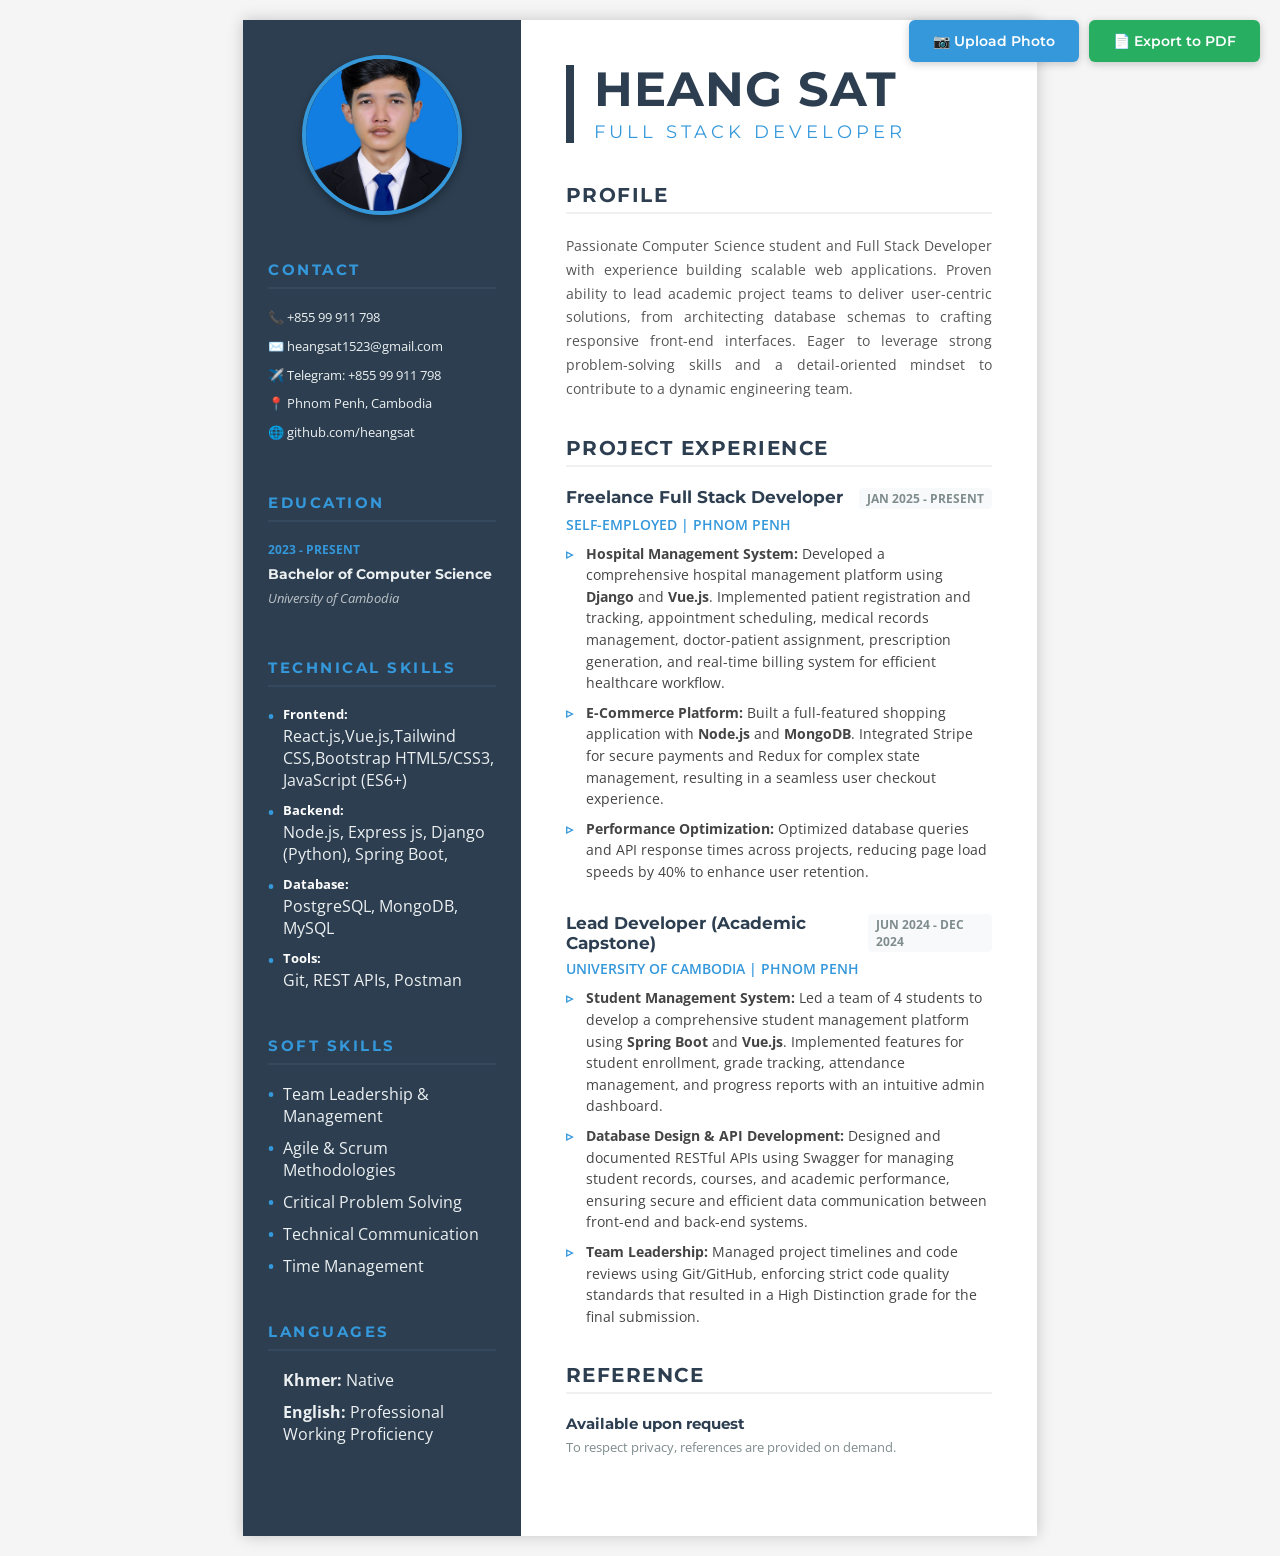
<file: resume.html>
<!doctype html>
<html lang="en">
    <head>
        <meta charset="UTF-8" />
        <meta name="viewport" content="width=device-width, initial-scale=1.0" />
        <title>Heang Sat - Resume</title>
        <!-- Importing modern fonts -->
        <link
            href="https://fonts.googleapis.com/css2?family=Montserrat:wght@400;700&family=Open+Sans:wght@400;600&display=swap"
            rel="stylesheet"
        />
        <style>
            * {
                box-sizing: border-box;
                margin: 0;
                padding: 0;
            }

            body {
                background-color: #f5f5f5;
                display: flex;
                justify-content: center;
                padding: 20px;
                font-family: "Open Sans", sans-serif;
            }

            .resume-container {
                width: 210mm; /* A4 width */
                min-height: 297mm; /* A4 height */
                background-color: white;
                box-shadow: 0 0 15px rgba(0, 0, 0, 0.2);
                display: flex;
            }

            /* Sidebar Styles */
            .sidebar {
                width: 35%;
                background-color: #2c3e50; /* Deep blue-gray for better contrast */
                color: #ecf0f1;
                padding: 35px 25px;
                display: flex;
                flex-direction: column;
                gap: 35px;
            }

            .profile-image-container {
                width: 160px;
                height: 160px;
                border-radius: 50%;
                overflow: hidden;
                margin: 0 auto 10px;
                border: 4px solid #3498db;
                box-shadow: 0 4px 8px rgba(0, 0, 0, 0.3);
            }

            .profile-image-container img {
                width: 100%;
                height: 100%;
                object-fit: cover;
            }

            /* Modern Sidebar Typography */
            .sidebar-section h3 {
                font-family: "Montserrat", sans-serif;
                color: #3498db; /* Bright blue accent */
                font-size: 15px;
                letter-spacing: 2.5px;
                margin-bottom: 18px;
                border-bottom: 2px solid #34495e;
                padding-bottom: 8px;
                text-transform: uppercase;
                font-weight: 700;
            }

            .contact-item,
            .education-item,
            .skill-item,
            .language-item {
                margin-bottom: 15px;
                font-size: 13px;
                line-height: 1.6;
                font-family: "Open Sans", sans-serif;
            }

            .contact-item span {
                display: block;
                margin-bottom: 8px;
                word-break: break-all;
            }

            .education-date {
                font-weight: bold;
                display: block;
                margin-bottom: 4px;
                color: #3498db;
                font-size: 12px;
            }

            .education-degree {
                font-weight: 700;
                font-size: 14px;
                margin-bottom: 2px;
                font-family: "Montserrat", sans-serif;
            }

            .education-school {
                font-style: italic;
                color: #bdc3c7;
                font-size: 13px;
            }

            .skill-list,
            .language-list {
                list-style: none;
            }

            .skill-list li,
            .language-list li {
                margin-bottom: 10px;
                padding-left: 15px;
                position: relative;
            }

            .skill-list li::before {
                content: "•";
                color: #3498db;
                position: absolute;
                left: 0;
                font-weight: bold;
            }

            .skill-list strong {
                display: block;
                color: #fff;
                margin-bottom: 2px;
                font-size: 13px;
            }

            /* Main Content Styles */
            .main-content {
                width: 65%;
                padding: 45px;
                color: #333;
                background-color: #fff;
            }

            .header {
                margin-bottom: 40px;
                border-left: 8px solid #2c3e50;
                padding-left: 20px;
            }

            .header h1 {
                font-family: "Montserrat", sans-serif;
                font-size: 48px;
                color: #2c3e50;
                text-transform: uppercase;
                letter-spacing: 1px;
                font-weight: 700;
                line-height: 1;
                margin-bottom: 8px;
            }

            .header h2 {
                font-family: "Montserrat", sans-serif;
                font-size: 18px;
                color: #3498db;
                letter-spacing: 4px;
                text-transform: uppercase;
                font-weight: 400;
            }

            .main-section {
                margin-bottom: 35px;
            }

            .main-section h3 {
                font-family: "Montserrat", sans-serif;
                color: #2c3e50;
                font-size: 20px;
                letter-spacing: 1.5px;
                margin-bottom: 20px;
                text-transform: uppercase;
                font-weight: 700;
                border-bottom: 2px solid #f0f0f0;
                padding-bottom: 5px;
            }

            .profile-text {
                font-size: 14px;
                line-height: 1.7;
                color: #555;
                text-align: justify;
            }

            .experience-item {
                margin-bottom: 30px;
            }

            .exp-header {
                display: flex;
                justify-content: space-between;
                align-items: baseline;
                margin-bottom: 6px;
            }

            .exp-title {
                font-family: "Montserrat", sans-serif;
                font-weight: 700;
                font-size: 17px;
                color: #2c3e50;
            }

            .exp-date {
                font-size: 12px;
                color: #7f8c8d;
                font-weight: 700;
                background: #f8f9fa;
                padding: 2px 8px;
                border-radius: 4px;
            }

            .exp-company {
                font-weight: 600;
                color: #3498db;
                margin-bottom: 10px;
                font-size: 14px;
                display: block;
                text-transform: uppercase;
            }

            .exp-list {
                list-style-type: none;
            }

            .exp-list li {
                font-size: 13.5px;
                line-height: 1.6;
                margin-bottom: 8px;
                color: #444;
                padding-left: 20px;
                position: relative;
            }

            .exp-list li::before {
                content: "▹";
                color: #3498db;
                position: absolute;
                left: 0;
                font-weight: bold;
            }

            .reference-section {
                display: flex;
                gap: 30px;
            }

            .ref-item h4 {
                font-family: "Montserrat", sans-serif;
                font-size: 15px;
                margin-bottom: 5px;
                color: #2c3e50;
            }

            .ref-item p {
                font-size: 13px;
                color: #7f8c8d;
            }

            /* Control Buttons */
            .control-buttons {
                position: fixed;
                top: 20px;
                right: 20px;
                display: flex;
                gap: 10px;
                z-index: 1000;
            }

            .btn {
                padding: 12px 24px;
                border: none;
                border-radius: 6px;
                font-family: "Montserrat", sans-serif;
                font-size: 14px;
                font-weight: 600;
                cursor: pointer;
                transition: all 0.3s ease;
                box-shadow: 0 2px 8px rgba(0, 0, 0, 0.2);
            }

            .btn-upload {
                background-color: #3498db;
                color: white;
            }

            .btn-upload:hover {
                background-color: #2980b9;
                transform: translateY(-2px);
                box-shadow: 0 4px 12px rgba(52, 152, 219, 0.4);
            }

            .btn-export {
                background-color: #27ae60;
                color: white;
            }

            .btn-export:hover {
                background-color: #229954;
                transform: translateY(-2px);
                box-shadow: 0 4px 12px rgba(39, 174, 96, 0.4);
            }

            #profileImageInput {
                display: none;
            }

            @media print {
                @page {
                    margin: 0;
                    size: A4;
                }

                body {
                    background-color: white;
                    padding: 0;
                    margin: 0;
                }
                .resume-container {
                    box-shadow: none;
                    width: 100%;
                    margin: 0;
                }
                .sidebar {
                    -webkit-print-color-adjust: exact;
                    print-color-adjust: exact;
                    background-color: #2c3e50 !important;
                }
                .control-buttons {
                    display: none !important;
                }
            }
        </style>
    </head>
    <body>
        <!-- Control Buttons -->
        <div class="control-buttons">
            <input type="file" id="profileImageInput" accept="image/*" />
            <button
                class="btn btn-upload"
                onclick="document.getElementById('profileImageInput').click()"
            >
                📷 Upload Photo
            </button>
            <button class="btn btn-export" onclick="exportToPDF()">
                📄 Export to PDF
            </button>
        </div>

        <div class="resume-container">
            <!-- Sidebar -->
            <div class="sidebar">
                <div class="profile-image-container">
                    <img src="image/heang-sat.jpg" alt="Heang Sat" />
                </div>

                <div class="sidebar-section">
                    <h3>Contact</h3>
                    <div class="contact-item">
                        <span>📞 +855 99 911 798</span>
                        <span>✉️ heangsat1523@gmail.com</span>
                        <span>✈️ Telegram: +855 99 911 798</span>
                        <span>📍 Phnom Penh, Cambodia</span>
                        <span>🌐 github.com/heangsat</span>
                    </div>
                </div>

                <div class="sidebar-section">
                    <h3>Education</h3>
                    <div class="education-item">
                        <span class="education-date">2023 - PRESENT</span>
                        <div class="education-degree">
                            Bachelor of Computer Science
                        </div>
                        <div class="education-school">
                            University of Cambodia
                        </div>
                    </div>
                </div>

                <div class="sidebar-section">
                    <h3>Technical Skills</h3>
                    <ul class="skill-list">
                        <li>
                            <strong>Frontend:</strong> React.js,Vue.js,Tailwind CSS,Bootstrap
                            HTML5/CSS3, JavaScript (ES6+)
                        </li>
                        <li>
                            <strong>Backend:</strong> Node.js, Express js, Django
                            (Python), Spring Boot,
                        </li>
                        <li>
                            <strong>Database:</strong> PostgreSQL, MongoDB,
                            MySQL
                        </li>
                        <li><strong>Tools:</strong> Git, REST APIs, Postman</li>
                    </ul>
                </div>

                <div class="sidebar-section">
                    <h3>Soft Skills</h3>
                    <ul class="skill-list">
                        <li>Team Leadership & Management</li>
                        <li>Agile & Scrum Methodologies</li>
                        <li>Critical Problem Solving</li>
                        <li>Technical Communication</li>
                        <li>Time Management</li>
                    </ul>
                </div>

                <div class="sidebar-section">
                    <h3>Languages</h3>
                    <ul class="language-list">
                        <li><strong>Khmer:</strong> Native</li>
                        <li>
                            <strong>English:</strong> Professional Working
                            Proficiency
                        </li>
                    </ul>
                </div>
            </div>

            <!-- Main Content -->
            <div class="main-content">
                <div class="header">
                    <h1>HEANG SAT</h1>
                    <h2>Full Stack Developer</h2>
                </div>

                <div class="main-section">
                    <h3>Profile</h3>
                    <p class="profile-text">
                        Passionate Computer Science student and Full Stack
                        Developer with experience building scalable web
                        applications. Proven ability to lead academic project
                        teams to deliver user-centric solutions, from
                        architecting database schemas to crafting responsive
                        front-end interfaces. Eager to leverage strong
                        problem-solving skills and a detail-oriented mindset to
                        contribute to a dynamic engineering team.
                    </p>
                </div>

                <div class="main-section">
                    <h3>Project Experience</h3>

                    <div class="experience-item">
                        <div class="exp-header">
                            <span class="exp-title"
                                >Freelance Full Stack Developer</span
                            >
                            <span class="exp-date">JAN 2025 - PRESENT</span>
                        </div>
                        <span class="exp-company"
                            >Self-Employed | Phnom Penh</span
                        >
                        <ul class="exp-list">
                            <li>
                                <strong>Hospital Management System:</strong>
                                Developed a comprehensive hospital management
                                platform using <strong>Django</strong> and
                                <strong>Vue.js</strong>. Implemented patient
                                registration and tracking, appointment
                                scheduling, medical records management,
                                doctor-patient assignment, prescription
                                generation, and real-time billing system for
                                efficient healthcare workflow.
                            </li>
                            <li>
                                <strong>E-Commerce Platform:</strong> Built a
                                full-featured shopping application with
                                <strong>Node.js</strong> and
                                <strong>MongoDB</strong>. Integrated Stripe for
                                secure payments and Redux for complex state
                                management, resulting in a seamless user
                                checkout experience.
                            </li>
                            <li>
                                <strong>Performance Optimization:</strong>
                                Optimized database queries and API response
                                times across projects, reducing page load speeds
                                by 40% to enhance user retention.
                            </li>
                        </ul>
                    </div>

                    <div class="experience-item">
                        <div class="exp-header">
                            <span class="exp-title"
                                >Lead Developer (Academic Capstone)</span
                            >
                            <span class="exp-date">JUN 2024 - DEC 2024</span>
                        </div>
                        <span class="exp-company"
                            >University of Cambodia | Phnom Penh</span
                        >
                        <ul class="exp-list">
                            <li>
                                <strong>Student Management System:</strong> Led
                                a team of 4 students to develop a comprehensive
                                student management platform using
                                <strong>Spring Boot</strong> and
                                <strong>Vue.js</strong>. Implemented features
                                for student enrollment, grade tracking,
                                attendance management, and progress reports with
                                an intuitive admin dashboard.
                            </li>
                            <li>
                                <strong
                                    >Database Design & API Development:</strong
                                >
                                Designed and documented RESTful APIs using
                                Swagger for managing student records, courses,
                                and academic performance, ensuring secure and
                                efficient data communication between front-end
                                and back-end systems.
                            </li>
                            <li>
                                <strong>Team Leadership:</strong> Managed
                                project timelines and code reviews using
                                Git/GitHub, enforcing strict code quality
                                standards that resulted in a High Distinction
                                grade for the final submission.
                            </li>
                        </ul>
                    </div>
                </div>

                <div class="main-section">
                    <h3>Reference</h3>
                    <div class="reference-section">
                        <div class="ref-item">
                            <h4>Available upon request</h4>
                            <p>
                                To respect privacy, references are provided on
                                demand.
                            </p>
                        </div>
                    </div>
                </div>
            </div>
        </div>

        <script>
            // Handle profile image upload
            document
                .getElementById("profileImageInput")
                .addEventListener("change", function (event) {
                    const file = event.target.files[0];
                    if (file && file.type.startsWith("image/")) {
                        const reader = new FileReader();

                        reader.onload = function (e) {
                            const imgElement = document.querySelector(
                                ".profile-image-container img",
                            );
                            imgElement.src = e.target.result;

                            // Save to localStorage so it persists on page reload
                            localStorage.setItem(
                                "resumeProfileImage",
                                e.target.result,
                            );
                        };

                        reader.readAsDataURL(file);
                    } else {
                        alert("Please select a valid image file.");
                    }
                });

            // Load saved profile image from localStorage on page load
            window.addEventListener("DOMContentLoaded", function () {
                const savedImage = localStorage.getItem("resumeProfileImage");
                if (savedImage) {
                    const imgElement = document.querySelector(
                        ".profile-image-container img",
                    );
                    imgElement.src = savedImage;
                }
            });

            // Export to PDF function
            function exportToPDF() {
                window.print();
            }
        </script>
    </body>
</html>
</file>
